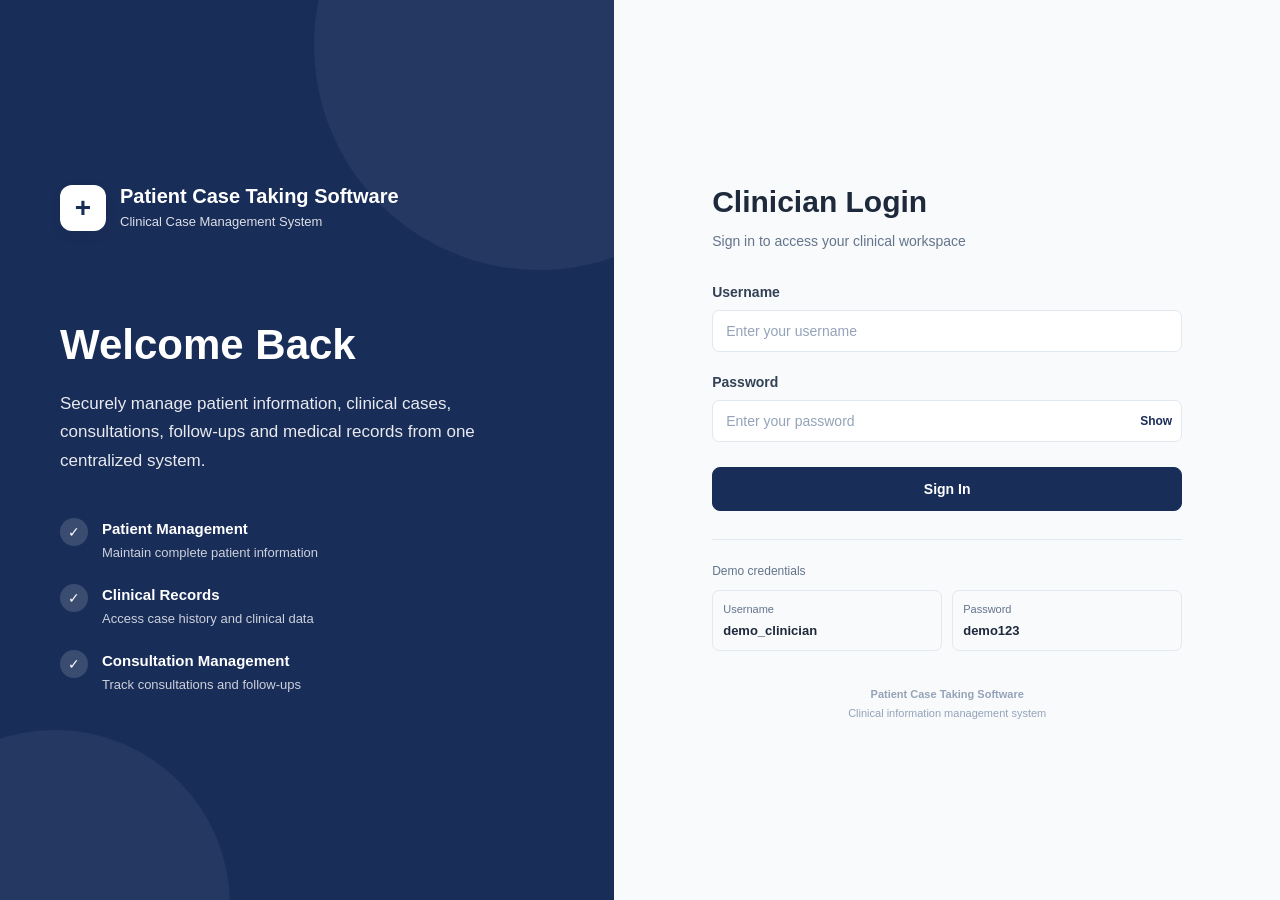
<file: frontend/index.html>
<!DOCTYPE html>
<html lang="en">

<head>

    <meta charset="UTF-8">

    <meta
        name="viewport"
        content="width=device-width, initial-scale=1.0"
    >

    <title>Dashboard | Patient Case Taking Software</title>

    <link rel="stylesheet" href="css/style.css">

</head>

<body data-page="dashboard">

    <div id="app"></div>

    <script src="js/api.js"></script>
    <script src="js/app.js"></script>
    <script src="js/dashboard.js"></script>

</body>

</html>
</file>
<file: frontend/css/style.css>
/* =========================================================
   PATIENT CASE TAKING SOFTWARE
   Global Styles
   ========================================================= */

* {
    margin: 0;
    padding: 0;
    box-sizing: border-box;
}

:root {
    --primary: #192d59;
    --primary-dark: #132344;
    --primary-light: #eff4ff;

    --success: #16a34a;
    --success-light: #f0fdf4;

    --warning: #d97706;
    --warning-light: #fffbeb;

    --danger: #dc2626;
    --danger-light: #fef2f2;

    --text: #1e293b;
    --text-secondary: #64748b;
    --text-light: #94a3b8;

    --background: #f6f8fc;
    --surface: #ffffff;

    --border: #e2e8f0;
    --border-light: #eef2f7;

    --sidebar-width: 250px;

    --shadow-sm:
        0 1px 2px rgba(15, 23, 42, 0.04);

    --shadow-md:
        0 4px 12px rgba(15, 23, 42, 0.07);

    --shadow-lg:
        0 10px 30px rgba(15, 23, 42, 0.12);

    --radius-sm: 7px;
    --radius-md: 10px;
    --radius-lg: 14px;
}


/* =========================================================
   BASE
   ========================================================= */

html {
    font-size: 16px;
    scroll-behavior: smooth;
}

html,
body {
    width: 100%;
    max-width: 100%;
    overflow-x: hidden;
}

body {
    font-family:
        Inter,
        -apple-system,
        BlinkMacSystemFont,
        "Segoe UI",
        Roboto,
        Arial,
        sans-serif;

    background: var(--background);
    color: var(--text);

    min-height: 100vh;
    line-height: 1.5;
}

button,
input,
select,
textarea {
    font-family: inherit;
}

button {
    cursor: pointer;
}

a {
    color: inherit;
    text-decoration: none;
}

img {
    max-width: 100%;
}


/* =========================================================
   LOGIN PAGE
   ========================================================= */

.login-page {
    min-height: 100vh;
    background: #f8fafc;
}

.login-container {
    min-height: 100vh;
    display: flex;
}


/* =========================================================
   LOGIN - LEFT
   ========================================================= */

.login-info {
    width: 48%;
    min-height: 100vh;

    background:
        linear-gradient(
            145deg,
            #192d59 0%,
            #192d59 55%,
            #192d59 100%
        );

    color: white;

    padding: 60px;

    display: flex;
    flex-direction: column;
    justify-content: center;

    position: relative;
    overflow: hidden;
}

.login-info::before {
    content: "";

    position: absolute;

    width: 450px;
    height: 450px;

    border-radius: 50%;

    background: rgba(255, 255, 255, 0.05);

    top: -180px;
    right: -150px;
}

.login-info::after {
    content: "";

    position: absolute;

    width: 350px;
    height: 350px;

    border-radius: 50%;

    background: rgba(255, 255, 255, 0.05);

    bottom: -180px;
    left: -120px;
}

.brand {
    display: flex;
    align-items: center;
    gap: 14px;

    position: relative;
    z-index: 1;
}

.brand-icon {
    width: 46px;
    height: 46px;

    border-radius: 12px;

    background: white;
    color: var(--primary);

    display: flex;
    align-items: center;
    justify-content: center;

    font-size: 28px;
    font-weight: 700;

    box-shadow: var(--shadow-md);
}

.brand h1 {
    font-size: 20px;
    line-height: 1.25;
}

.brand p {
    margin-top: 3px;
    opacity: 0.85;
    font-size: 13px;
}

.login-info-content {
    max-width: 560px;
    margin-top: 90px;

    position: relative;
    z-index: 1;
}

.login-info-content h2 {
    font-size: 42px;
    line-height: 1.15;
    margin-bottom: 20px;
}

.login-info-content > p {
    font-size: 17px;
    line-height: 1.7;
    opacity: 0.9;

    max-width: 520px;

    margin-bottom: 42px;
}

.login-feature {
    display: flex;
    align-items: flex-start;

    gap: 14px;
    margin-bottom: 22px;
}

.login-feature > span {
    width: 28px;
    height: 28px;

    flex-shrink: 0;

    border-radius: 50%;

    background: rgba(255, 255, 255, 0.15);

    display: flex;
    align-items: center;
    justify-content: center;

    font-size: 14px;
}

.login-feature strong {
    display: block;
    font-size: 15px;
}

.login-feature small {
    display: block;
    margin-top: 2px;

    opacity: 0.78;
    font-size: 13px;
}


/* =========================================================
   LOGIN - RIGHT
   ========================================================= */

.login-form-section {
    width: 52%;

    display: flex;
    align-items: center;
    justify-content: center;

    padding: 40px;
}

.login-card {
    width: 100%;
    max-width: 470px;
}

.login-heading {
    margin-bottom: 30px;
}

.login-heading h2 {
    font-size: 30px;
    margin-bottom: 7px;
}

.login-heading p {
    color: var(--text-secondary);
    font-size: 14px;
}

.mobile-brand {
    display: none;
}


/* =========================================================
   FORMS
   ========================================================= */

.form-group {
    margin-bottom: 20px;
}

.form-group label {
    display: block;

    margin-bottom: 7px;

    font-size: 14px;
    font-weight: 600;

    color: #334155;
}

.form-group input,
.form-group select,
.form-group textarea {
    width: 100%;

    min-height: 42px;

    border: 1px solid var(--border);

    background: white;

    border-radius: var(--radius-sm);

    padding: 10px 13px;

    font-size: 14px;
    color: var(--text);

    outline: none;

    transition:
        border-color 0.2s,
        box-shadow 0.2s,
        background 0.2s;
}

.form-group input:focus,
.form-group select:focus,
.form-group textarea:focus {
    border-color: var(--primary);

    box-shadow:
        0 0 0 3px rgba(25, 45, 89, 0.10);
}

.form-group textarea {
    min-height: 110px;
    resize: vertical;
}

.form-group input::placeholder,
.form-group textarea::placeholder {
    color: #94a3b8;
}


/* =========================================================
   PASSWORD
   ========================================================= */

.password-wrapper {
    position: relative;
}

.password-wrapper input {
    padding-right: 65px;
}

.password-toggle {
    position: absolute;

    right: 10px;
    top: 50%;

    transform: translateY(-50%);

    border: none;
    background: transparent;

    color: var(--primary);

    font-size: 12px;
    font-weight: 600;
}

.password-toggle:hover {
    color: var(--primary-dark);
}


/* =========================================================
   BUTTONS
   ========================================================= */

.primary-button,
.secondary-button,
.danger-button {
    min-height: 42px;

    border-radius: 8px;

    padding: 10px 20px;

    font-size: 14px;
    font-weight: 600;

    transition:
        background 0.2s,
        transform 0.1s,
        box-shadow 0.2s;

    cursor: pointer;
}

.primary-button {
    background: var(--primary);
    color: white;
    border: 1px solid var(--primary);
}

.primary-button:hover {
    background: var(--primary-dark);

    box-shadow:
        0 4px 10px rgba(25, 45, 89, 0.20);
}

.secondary-button {
    background: white;
    color: #334155;

    border: 1px solid #d1d5db;
}

.secondary-button:hover {
    background: #f8fafc;
}

.danger-button {
    background: var(--danger);
    color: white;

    border: 1px solid var(--danger);
}

.danger-button:hover {
    background: #b91c1c;
}

.primary-button:active,
.secondary-button:active,
.danger-button:active {
    transform: translateY(1px);
}

.login-button {
    width: 100%;
    margin-top: 5px;
    padding: 13px;
}


/* =========================================================
   ERROR
   ========================================================= */

.form-error {
    background: var(--danger-light);

    border: 1px solid #fecaca;

    color: #b91c1c;

    padding: 10px 12px;

    border-radius: var(--radius-sm);

    font-size: 13px;

    margin-bottom: 15px;
}


/* =========================================================
   DEMO LOGIN
   ========================================================= */

.demo-login {
    margin-top: 28px;

    padding-top: 22px;

    border-top: 1px solid var(--border);
}

.demo-login > p {
    font-size: 12px;

    color: var(--text-secondary);

    margin-bottom: 10px;
}

.demo-credentials {
    display: grid;

    grid-template-columns: 1fr 1fr;

    gap: 10px;
}

.demo-credentials > div {
    background: #f8fafc;

    border: 1px solid var(--border);

    border-radius: var(--radius-sm);

    padding: 10px;
}

.demo-credentials span {
    display: block;

    color: var(--text-secondary);

    font-size: 11px;
}

.demo-credentials strong {
    display: block;

    margin-top: 3px;

    font-size: 13px;
}

.login-footer {
    text-align: center;

    margin-top: 35px;

    color: var(--text-light);

    font-size: 11px;
}

.login-footer p {
    font-weight: 600;
    margin-bottom: 2px;
}


/* =========================================================
   APPLICATION LAYOUT
   ========================================================= */

.app-layout {
    min-height: 100vh;
    display: flex;
}


/* =========================================================
   SIDEBAR
   ========================================================= */

.sidebar {
    width: var(--sidebar-width);

    min-height: 100vh;

    background: white;

    border-right: 1px solid var(--border);

    position: fixed;

    left: 0;
    top: 0;
    bottom: 0;

    display: flex;
    flex-direction: column;

    z-index: 100;
}

.sidebar-brand {
    height: 76px;

    display: flex;
    align-items: center;

    padding: 0 20px;

    border-bottom: 1px solid var(--border);

    gap: 10px;

    flex-shrink: 0;
}

.sidebar-brand .brand-icon {
    width: 38px;
    height: 38px;

    font-size: 22px;

    border-radius: 9px;

    background: var(--primary);
    color: white;

    box-shadow: none;

    flex-shrink: 0;
}

.sidebar-brand h2 {
    font-size: 15px;
    line-height: 1.2;
}

.sidebar-brand span {
    display: block;

    color: var(--text-secondary);

    font-size: 10px;

    margin-top: 2px;
}

.sidebar-nav {
    padding: 18px 12px;

    flex: 1;

    overflow-y: auto;
}

.sidebar-section-title {
    color: var(--text-light);

    font-size: 10px;
    font-weight: 700;

    text-transform: uppercase;

    letter-spacing: 0.08em;

    padding: 8px 10px;

    margin-top: 10px;

    margin-bottom: 5px;
}

.sidebar-section-title:first-child {
    margin-top: 0;
}

.sidebar-link {
    width: 100%;

    display: flex;
    align-items: center;

    gap: 11px;

    min-height: 40px;

    padding: 9px 12px;

    border-radius: 8px;

    color: #475569;

    font-size: 13px;

    margin-bottom: 4px;

    border: none;

    background: transparent;

    text-align: left;

    transition:
        background 0.2s,
        color 0.2s;
}

.sidebar-link:hover {
    background: #f1f5f9;
    color: var(--primary);
}

.sidebar-link.active {
    background: var(--primary-light);

    color: var(--primary);

    font-weight: 600;
}

.sidebar-icon {
    width: 20px;

    min-width: 20px;

    text-align: center;

    font-size: 16px;
}


/* =========================================================
   SIDEBAR FOOTER
   ========================================================= */

.sidebar-footer {
    padding: 14px 12px;

    border-top: 1px solid var(--border);

    flex-shrink: 0;
}

.user-mini {
    display: flex;
    align-items: center;

    gap: 10px;

    padding: 8px;

    margin-bottom: 5px;
}

.user-avatar {
    width: 34px;
    height: 34px;

    min-width: 34px;

    border-radius: 50%;

    background: var(--primary-light);

    color: var(--primary);

    display: flex;
    align-items: center;
    justify-content: center;

    font-size: 13px;
    font-weight: 700;
}

.user-mini-info {
    min-width: 0;
}

.user-mini-info strong {
    display: block;

    font-size: 12px;

    white-space: nowrap;

    overflow: hidden;

    text-overflow: ellipsis;
}

.user-mini-info span {
    display: block;

    color: var(--text-secondary);

    font-size: 10px;
}


/* =========================================================
   MAIN CONTENT
   ========================================================= */

.main-content {
    margin-left: var(--sidebar-width);

    min-height: 100vh;

    width: calc(100% - var(--sidebar-width));

    background: var(--background);

    min-width: 0;
}


/* =========================================================
   TOPBAR
   ========================================================= */

.topbar {
    height: 76px;

    background: white;

    border-bottom: 1px solid var(--border);

    display: flex;

    align-items: center;

    justify-content: space-between;

    padding: 0 30px;

    position: sticky;

    top: 0;

    z-index: 50;
}

.page-heading {
    min-width: 0;
}

.page-heading h1 {
    font-size: 20px;
    line-height: 1.25;

    color: var(--text);
}

.page-heading p {
    color: var(--text-secondary);

    font-size: 12px;

    margin-top: 3px;
}

.topbar-actions {
    display: flex;

    align-items: center;

    gap: 10px;

    flex-shrink: 0;
}


/* =========================================================
   PAGE BODY
   ========================================================= */

.page-content {
    width: 100%;

    max-width: 100%;

    padding: 30px 32px 45px;

    box-sizing: border-box;
}


/* =========================================================
   CONTENT CARD
   ========================================================= */

.content-card {
    width: 100%;

    background: white;

    border: 1px solid var(--border);

    border-radius: var(--radius-md);

    box-shadow: var(--shadow-sm);

    padding: 24px;

    margin-bottom: 22px;

    box-sizing: border-box;
}

.content-card:last-child {
    margin-bottom: 0;
}


/* =========================================================
   DASHBOARD
   ========================================================= */

.welcome-card {
    background:
        linear-gradient(
            120deg,
            #eff6ff,
            #ffffff
        );

    border: 1px solid #dbeafe;

    border-radius: var(--radius-lg);

    padding: 26px 28px;

    margin-bottom: 24px;
}

.welcome-card h2 {
    font-size: 23px;
    margin-bottom: 6px;
}

.welcome-card p {
    color: var(--text-secondary);
    font-size: 14px;
}

.stats-grid {
    display: grid;

    grid-template-columns:
        repeat(4, minmax(0, 1fr));

    gap: 18px;

    margin-bottom: 24px;
}

.stat-card {
    background: white;

    border: 1px solid var(--border);

    border-radius: var(--radius-md);

    padding: 21px;

    box-shadow: var(--shadow-sm);

    min-width: 0;
}

.stat-card-header {
    display: flex;

    align-items: center;

    justify-content: space-between;

    margin-bottom: 15px;
}

.stat-card-title {
    color: var(--text-secondary);

    font-size: 12px;

    font-weight: 600;
}

.stat-icon {
    width: 34px;
    height: 34px;

    border-radius: 8px;

    background: var(--primary-light);

    color: var(--primary);

    display: flex;
    align-items: center;
    justify-content: center;

    font-size: 16px;
}

.stat-number {
    font-size: 28px;

    font-weight: 700;

    line-height: 1;
}

.stat-description {
    color: var(--text-light);

    font-size: 11px;

    margin-top: 7px;
}


/* =========================================================
   CARDS
   ========================================================= */

.card {
    background: white;

    border: 1px solid var(--border);

    border-radius: var(--radius-md);

    box-shadow: var(--shadow-sm);

    margin-bottom: 22px;
}

.card-header {
    padding: 18px 22px;

    border-bottom: 1px solid var(--border);

    display: flex;

    align-items: center;

    justify-content: space-between;

    gap: 16px;
}

.card-header h2,
.card-header h3 {
    font-size: 15px;
}

.card-header p {
    color: var(--text-secondary);

    font-size: 12px;

    margin-top: 3px;
}

.card-body {
    padding: 22px;
}


/* =========================================================
   GRID / FORMS
   ========================================================= */

.form-grid {
    display: grid;

    grid-template-columns:
        repeat(2, minmax(0, 1fr));

    gap: 20px 22px;
}

.form-grid.three {
    grid-template-columns:
        repeat(3, minmax(0, 1fr));
}

.form-grid.four {
    grid-template-columns:
        repeat(4, minmax(0, 1fr));
}

.form-group.full-width {
    grid-column: 1 / -1;
}

.form-actions {
    display: flex;

    justify-content: flex-end;

    align-items: center;

    gap: 10px;

    margin-top: 24px;

    padding-top: 20px;

    border-top: 1px solid var(--border);
}


/* =========================================================
   TABLES
   ========================================================= */

.table-wrapper {
    width: 100%;

    overflow-x: auto;

    border-radius: var(--radius-sm);
}

.data-table {
    width: 100%;

    border-collapse: collapse;

    font-size: 13px;

    min-width: 650px;
}

.data-table th {
    background: #f8fafc;

    color: #64748b;

    font-size: 11px;

    font-weight: 700;

    text-transform: uppercase;

    letter-spacing: 0.03em;

    text-align: left;

    padding: 12px 15px;

    border-bottom: 1px solid var(--border);

    white-space: nowrap;
}

.data-table td {
    padding: 14px 15px;

    border-bottom: 1px solid #f1f5f9;

    vertical-align: middle;
}

.data-table tbody tr:hover {
    background: #f8fafc;
}

.data-table tbody tr:last-child td {
    border-bottom: none;
}


/* =========================================================
   BADGES
   ========================================================= */

.badge {
    display: inline-flex;

    align-items: center;
    justify-content: center;

    padding: 5px 9px;

    border-radius: 999px;

    font-size: 10px;

    font-weight: 700;

    white-space: nowrap;
}

.badge-success {
    background: var(--success-light);
    color: var(--success);
}

.badge-warning {
    background: var(--warning-light);
    color: var(--warning);
}

.badge-danger {
    background: var(--danger-light);
    color: var(--danger);
}

.badge-primary {
    background: var(--primary-light);
    color: var(--primary);
}

.badge-neutral {
    background: #f1f5f9;
    color: #64748b;
}


/* =========================================================
   PATIENT COMPONENTS
   ========================================================= */

.patient-card {
    background: white;

    border: 1px solid var(--border);

    border-radius: var(--radius-md);

    padding: 20px;

    transition:
        border-color 0.2s,
        box-shadow 0.2s;
}

.patient-card:hover {
    border-color: #bfdbfe;

    box-shadow: var(--shadow-md);
}

.patient-header {
    display: flex;

    align-items: center;

    gap: 12px;

    margin-bottom: 16px;
}

.patient-avatar {
    width: 42px;
    height: 42px;

    min-width: 42px;

    border-radius: 50%;

    background: var(--primary-light);

    color: var(--primary);

    display: flex;

    align-items: center;
    justify-content: center;

    font-weight: 700;
}

.patient-name {
    font-size: 15px;
    font-weight: 700;
}

.patient-id {
    color: var(--text-secondary);
    font-size: 11px;
}

.patient-details {
    display: grid;

    grid-template-columns: 1fr 1fr;

    gap: 10px 16px;
}

.patient-detail {
    color: var(--text-secondary);

    font-size: 11px;
}

.patient-detail strong {
    color: var(--text);

    font-weight: 600;
}


/* =========================================================
   PATIENT VIEW DETAILS
   ========================================================= */

.patient-details-grid {
    display: grid;

    grid-template-columns:
        repeat(2, minmax(0, 1fr));

    gap: 18px;
}

.detail-item {
    padding: 17px;

    background: #f8fafc;

    border: 1px solid #e5e7eb;

    border-radius: 10px;

    display: flex;

    flex-direction: column;

    gap: 6px;

    min-width: 0;
}

.detail-label {
    font-size: 12px;

    font-weight: 600;

    color: #6b7280;

    text-transform: uppercase;

    letter-spacing: 0.04em;
}

.detail-item strong {
    font-size: 15px;

    color: #111827;

    font-weight: 600;

    overflow-wrap: anywhere;
}

.detail-full {
    grid-column: 1 / -1;
}


/* =========================================================
   NEW CASE STEPPER
   ========================================================= */

.case-stepper {
    width: 100%;

    display: flex;

    flex-direction: row;

    align-items: center;

    gap: 10px;

    padding: 18px 20px;

    margin: 0 0 24px;

    background: white;

    border: 1px solid var(--border);

    border-radius: var(--radius-md);

    box-sizing: border-box;

    overflow-x: auto;

    overflow-y: hidden;

    scrollbar-width: thin;
}

.case-step {
    flex: 1 1 0;

    min-width: 145px;

    display: flex;

    flex-direction: row;

    align-items: center;

    gap: 10px;

    padding: 8px 6px;

    box-sizing: border-box;

    white-space: nowrap;
}

.case-step .step-number {
    width: 34px;
    height: 34px;

    min-width: 34px;

    border-radius: 50%;

    display: flex;

    align-items: center;
    justify-content: center;

    background: #e5e7eb;

    color: #64748b;

    font-size: 13px;

    font-weight: 700;
}

.case-step .step-content {
    display: flex;

    flex-direction: column;

    justify-content: center;

    gap: 2px;

    min-width: 0;

    line-height: 1.25;
}

.case-step .step-content strong {
    display: block;

    font-size: 13px;

    font-weight: 700;

    color: #374151;

    white-space: nowrap;
}

.case-step .step-content span {
    display: block;

    font-size: 11px;

    color: #9ca3af;

    white-space: nowrap;
}

.case-step.active .step-number {
    background: var(--primary);
    color: white;
}

.case-step.active .step-content strong {
    color: var(--primary);
}

.case-step.completed .step-number {
    background: var(--success);
    color: white;
}

.case-step.completed .step-content strong {
    color: var(--success);
}

.step-line {
    flex: 0 0 28px;

    height: 2px;

    background: #d1d5db;

    margin: 0;
}

.case-step.completed + .step-line {
    background: var(--success);
}


/* =========================================================
   NEW CASE FORM
   ========================================================= */

#caseFormContainer {
    width: 100%;

    max-width: 100%;

    box-sizing: border-box;
}

.case-navigation {
    display: flex;

    justify-content: space-between;

    align-items: center;

    gap: 12px;

    margin-top: 26px;

    padding-top: 20px;

    border-top: 1px solid var(--border);
}


/* =========================================================
   EMPTY STATES
   ========================================================= */

.empty-state {
    text-align: center;

    padding: 55px 20px;

    color: var(--text-secondary);
}

.empty-state-icon {
    width: 48px;
    height: 48px;

    margin: 0 auto 12px;

    border-radius: 50%;

    background: #f1f5f9;

    display: flex;

    align-items: center;
    justify-content: center;

    font-size: 20px;

    color: #94a3b8;
}

.empty-state h3 {
    color: var(--text);

    font-size: 15px;

    margin-bottom: 4px;
}

.empty-state p {
    font-size: 12px;
}


/* =========================================================
   ALERTS
   ========================================================= */

.alert {
    padding: 12px 14px;

    border-radius: var(--radius-sm);

    font-size: 13px;

    margin-bottom: 16px;
}

.alert-success {
    background: var(--success-light);

    border: 1px solid #bbf7d0;

    color: #166534;
}

.alert-warning {
    background: var(--warning-light);

    border: 1px solid #fde68a;

    color: #92400e;
}

.alert-danger {
    background: var(--danger-light);

    border: 1px solid #fecaca;

    color: #991b1b;
}

.alert-info {
    background: var(--primary-light);

    border: 1px solid #bfdbfe;

    color: #1e40af;
}


/* =========================================================
   SETTINGS
   ========================================================= */

.settings-profile {
    display: flex;

    align-items: center;

    gap: 16px;

    padding: 4px 0 24px;

    margin-bottom: 24px;

    border-bottom: 1px solid var(--border);
}

.settings-avatar {
    width: 52px;
    height: 52px;

    min-width: 52px;

    border-radius: 50%;

    background: var(--primary-light);

    color: var(--primary);

    display: flex;

    align-items: center;
    justify-content: center;

    font-size: 18px;

    font-weight: 700;
}

.settings-profile-info h3 {
    font-size: 17px;

    margin-bottom: 2px;
}

.settings-profile-info span {
    color: var(--text-secondary);

    font-size: 12px;
}

.settings-list {
    display: flex;

    flex-direction: column;

    gap: 0;
}

.settings-row {
    display: flex;

    align-items: center;

    justify-content: space-between;

    gap: 20px;

    padding: 17px 0;

    border-bottom: 1px solid var(--border-light);
}

.settings-row:first-child {
    padding-top: 0;
}

.settings-row:last-child {
    padding-bottom: 0;

    border-bottom: none;
}

.settings-row > div {
    min-width: 0;
}

.settings-row strong {
    display: block;

    font-size: 13px;

    color: var(--text);
}

.settings-row p {
    margin-top: 3px;

    color: var(--text-secondary);

    font-size: 12px;

    overflow-wrap: anywhere;
}

.about-content {
    display: flex;

    align-items: flex-start;

    gap: 16px;
}

.about-icon {
    width: 44px;
    height: 44px;

    min-width: 44px;

    border-radius: 10px;

    background: var(--primary);

    color: white;

    display: flex;

    align-items: center;
    justify-content: center;

    font-size: 22px;

    font-weight: 700;
}

.about-content h3 {
    font-size: 16px;

    margin-bottom: 5px;
}

.about-content p {
    color: var(--text-secondary);

    font-size: 12px;

    line-height: 1.65;

    max-width: 720px;
}

.about-version {
    display: inline-block;

    margin-top: 9px;

    color: var(--text-light);

    font-size: 11px;

    font-weight: 600;
}


/* =========================================================
   MODAL
   ========================================================= */

.modal {
    position: fixed;

    inset: 0;

    width: 100%;
    height: 100%;

    background: transparent;

    display: none;

    align-items: center;
    justify-content: center;

    padding: 20px;

    z-index: 1000;
}

.modal-overlay {
    position: absolute;

    inset: 0;

    background: rgba(15, 23, 42, 0.45);

    z-index: 0;
}

.modal-content {
    position: relative;

    z-index: 1;

    width: 100%;

    max-width: 650px;

    max-height: 90vh;

    overflow-y: auto;

    background: white;

    border-radius: var(--radius-lg);

    box-shadow: var(--shadow-lg);
}

.modal-header {
    padding: 18px 20px;

    border-bottom: 1px solid var(--border);

    display: flex;

    align-items: center;

    justify-content: space-between;
}

.modal-header h2 {
    font-size: 17px;
}

.modal-header p {
    color: var(--text-secondary);

    font-size: 12px;

    margin-top: 2px;
}

.modal-close {
    border: none;

    background: transparent;

    color: var(--text-secondary);

    font-size: 20px;

    cursor: pointer;
}

.modal-close:hover {
    color: var(--danger);
}

.modal-body {
    padding: 20px;
}

.modal-content form {
    padding: 20px;
}

.modal-footer {
    padding: 15px 20px;

    border-top: 1px solid var(--border);

    display: flex;

    justify-content: flex-end;

    gap: 10px;
}

.modal-content .form-grid {
    margin-bottom: 0;
}


/* =========================================================
   LOADING
   ========================================================= */

.loading {
    display: flex;

    align-items: center;
    justify-content: center;

    gap: 8px;

    padding: 40px;

    color: var(--text-secondary);

    font-size: 13px;
}

.spinner {
    width: 18px;
    height: 18px;

    border: 2px solid #dbeafe;

    border-top-color: var(--primary);

    border-radius: 50%;

    animation: spin 0.8s linear infinite;
}

@keyframes spin {
    to {
        transform: rotate(360deg);
    }
}


/* =========================================================
   SEARCH
   ========================================================= */

.search-box {
    position: relative;

    width: 280px;
}

.search-box input {
    width: 100%;

    min-height: 40px;

    border: 1px solid var(--border);

    border-radius: var(--radius-sm);

    padding: 9px 12px 9px 35px;

    outline: none;

    font-size: 12px;
}

.search-box input:focus {
    border-color: var(--primary);

    box-shadow:
        0 0 0 3px rgba(25, 45, 89, 0.08);
}

.search-icon {
    position: absolute;

    left: 11px;
    top: 50%;

    transform: translateY(-50%);

    color: var(--text-light);

    font-size: 13px;
}


/* =========================================================
   TOAST
   ========================================================= */

.toast-container {
    position: fixed;

    right: 25px;
    bottom: 25px;

    z-index: 2000;
}

.toast {
    min-width: 280px;

    background: white;

    border: 1px solid var(--border);

    border-left: 4px solid var(--primary);

    box-shadow: var(--shadow-lg);

    border-radius: var(--radius-sm);

    padding: 13px 15px;

    font-size: 13px;

    margin-top: 10px;

    animation: toast-in 0.25s ease;
}

.toast.success {
    border-left-color: var(--success);
}

.toast.error {
    border-left-color: var(--danger);
}

@keyframes toast-in {
    from {
        opacity: 0;

        transform: translateX(20px);
    }

    to {
        opacity: 1;

        transform: translateX(0);
    }
}


/* =========================================================
   MOBILE MENU
   ========================================================= */

.mobile-menu-button {
    display: none;

    border: none;

    background: transparent;

    font-size: 20px;

    color: var(--text);

    padding: 5px;
}


/* =========================================================
   RESPONSIVE - 1100
   ========================================================= */

@media (max-width: 1100px) {

    .stats-grid {
        grid-template-columns:
            repeat(2, minmax(0, 1fr));
    }

    .form-grid.four {
        grid-template-columns:
            repeat(2, minmax(0, 1fr));
    }

    .login-info {
        padding: 40px;
    }

    .login-info-content h2 {
        font-size: 34px;
    }

    .page-content {
        padding-left: 26px;
        padding-right: 26px;
    }
}


/* =========================================================
   RESPONSIVE - 900
   ========================================================= */

@media (max-width: 900px) {

    .case-stepper {
        gap: 8px;

        padding: 15px;
    }

    .case-step {
        flex: 0 0 150px;

        min-width: 150px;
    }

    .step-line {
        flex: 0 0 20px;
    }

    .settings-row {
        align-items: flex-start;
    }
}


/* =========================================================
   RESPONSIVE - 850
   ========================================================= */

@media (max-width: 850px) {

    .login-info {
        display: none;
    }

    .login-form-section {
        width: 100%;

        padding: 25px;
    }

    .mobile-brand {
        display: flex;

        align-items: center;

        justify-content: center;

        gap: 10px;

        margin-bottom: 35px;
    }

    .mobile-brand .brand-icon {
        width: 38px;
        height: 38px;

        font-size: 22px;

        background: var(--primary);

        color: white;

        box-shadow: none;
    }

    .mobile-brand h1 {
        font-size: 16px;
    }

    .sidebar {
        transform: translateX(-100%);

        transition:
            transform 0.25s ease;
    }

    .sidebar.mobile-open {
        transform: translateX(0);
    }

    .main-content {
        margin-left: 0;

        width: 100%;
    }

    .mobile-menu-button {
        display: block;
    }

    .topbar {
        padding: 0 18px;
    }

    .page-content {
        padding: 22px 18px 35px;
    }
}


/* =========================================================
   RESPONSIVE - 700
   ========================================================= */

@media (max-width: 700px) {

    .patient-details-grid {
        grid-template-columns: 1fr;
    }

    .detail-full {
        grid-column: auto;
    }

    .settings-row {
        flex-direction: column;

        align-items: flex-start;

        gap: 12px;
    }

    .settings-row button,
    .settings-row .badge {
        align-self: flex-start;
    }
}


/* =========================================================
   RESPONSIVE - 600
   ========================================================= */

@media (max-width: 600px) {

    .stats-grid {
        grid-template-columns: 1fr;
    }

    .form-grid,
    .form-grid.three,
    .form-grid.four {
        grid-template-columns: 1fr;
    }

    .form-group.full-width {
        grid-column: auto;
    }

    .topbar {
        height: 65px;
    }

    .page-heading h1 {
        font-size: 17px;
    }

    .page-heading p {
        display: none;
    }

    .topbar-actions {
        display: none;
    }

    .page-content {
        padding: 18px 14px 30px;
    }

    .content-card {
        padding: 18px;

        margin-bottom: 16px;
    }

    .card-header {
        align-items: flex-start;

        gap: 10px;

        flex-direction: column;
    }

    .card-body {
        padding: 18px;
    }

    .search-box {
        width: 100%;
    }

    .form-actions {
        flex-direction: column;

        align-items: stretch;
    }

    .form-actions button {
        width: 100%;
    }

    .case-stepper {
        padding: 12px;

        gap: 6px;
    }

    .case-step {
        flex: 0 0 140px;

        min-width: 140px;
    }

    .case-step .step-number {
        width: 30px;
        height: 30px;

        min-width: 30px;
    }

    .case-step .step-content strong {
        font-size: 12px;
    }

    .case-step .step-content span {
        display: none;
    }

    .step-line {
        flex: 0 0 16px;
    }

    .case-navigation {
        flex-direction: column;

        align-items: stretch;
    }

    .case-navigation button {
        width: 100%;
    }

    .demo-credentials {
        grid-template-columns: 1fr;
    }

    .login-form-section {
        padding: 18px;
    }

    .login-heading h2 {
        font-size: 25px;
    }

    .patient-details {
        grid-template-columns: 1fr;
    }

    .about-content {
        flex-direction: column;
    }

    .toast-container {
        left: 14px;
        right: 14px;
        bottom: 14px;
    }

    .toast {
        min-width: 0;
        width: 100%;
    }
}


/* =========================================================
   ACCESSIBILITY / FOCUS
   ========================================================= */

button:focus-visible,
input:focus-visible,
select:focus-visible,
textarea:focus-visible {
    outline: 2px solid rgba(25, 45, 89, 0.35);

    outline-offset: 2px;
}


/* =========================================================
   SCROLLBAR
   ========================================================= */

.sidebar-nav::-webkit-scrollbar,
.case-stepper::-webkit-scrollbar,
.table-wrapper::-webkit-scrollbar {
    width: 6px;
    height: 6px;
}

.sidebar-nav::-webkit-scrollbar-thumb,
.case-stepper::-webkit-scrollbar-thumb,
.table-wrapper::-webkit-scrollbar-thumb {
    background: #cbd5e1;

    border-radius: 999px;
}

.sidebar-nav::-webkit-scrollbar-track,
.case-stepper::-webkit-scrollbar-track,
.table-wrapper::-webkit-scrollbar-track {
    background: transparent;
}
</file>
